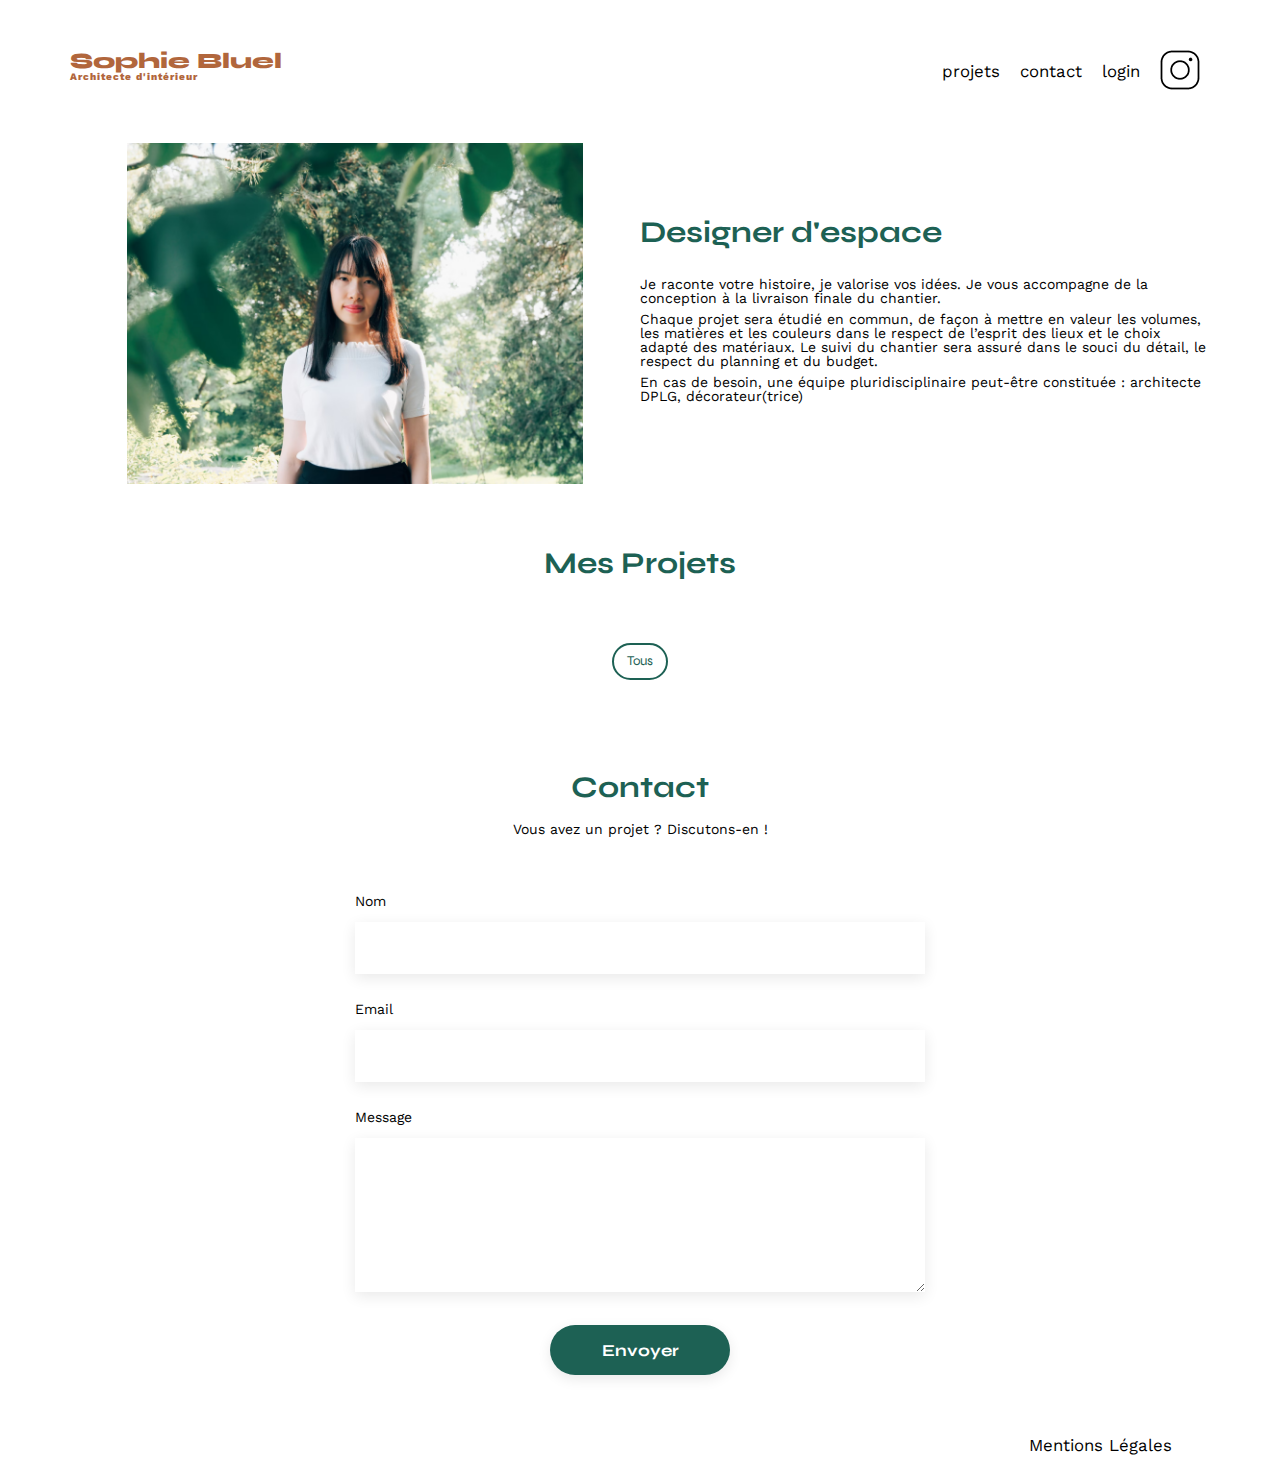
<file: index.html>
<!DOCTYPE html>
<html lang="fr">
  <head>
    <meta charset="UTF-8" />
    <title>Sophie Bluel - Architecte d'intérieur</title>
    <meta name="viewport" content="width=device-width, initial-scale=1.0" />
    <link rel="preconnect" href="https://fonts.googleapis.com" />
    <link rel="preconnect" href="https://fonts.gstatic.com" crossorigin />
    <link
      href="https://fonts.googleapis.com/css2?family=Syne:wght@700;800&family=Work+Sans&display=swap"
      rel="stylesheet"
    />
    <link
      rel="stylesheet"
      href="https://cdnjs.cloudflare.com/ajax/libs/font-awesome/6.2.1/css/all.min.css"
      integrity="sha512-MV7K8+y+gLIBoVD59lQIYicR65iaqukzvf/nwasF0nqhPay5w/9lJmVM2hMDcnK1OnMGCdVK+iQrJ7lzPJQd1w=="
      crossorigin="anonymous"
      referrerpolicy="no-referrer"
    />
    <meta name="description" content="" />
    <link rel="stylesheet" href="./assets/style.css" />
    <script src="script.js" defer></script>
    <script src="modal_script.js" defer></script>
    <script src="login_script.js" defer></script>
  </head>
  <body>
    <div class="modal_nav" id="modal_nav" style="display: none">
      <p><i class="fa-regular fa-pen-to-square"></i>Mode Edition</p>
    </div>
    <header>
      <h1>Sophie Bluel <span>Architecte d'intérieur</span></h1>
      <nav>
        <ul>
          <a href="#portfolio"><li>projets</li></a>
          <a href="#contact"><li>contact</li></a>
          <a href="login.html"><li>login</li></a>
          <li><img src="./assets/icons/instagram.png" alt="Instagram" /></li>
        </ul>
      </nav>
    </header>
    <main>
      <section id="introduction">
        <div>
          <img src="./assets/images/sophie-bluel.png" alt="" />
        </div>
        <article>
          <h2>Designer d'espace</h2>
          <p>
            Je raconte votre histoire, je valorise vos idées. Je vous accompagne
            de la conception à la livraison finale du chantier.
          </p>
          <p>
            Chaque projet sera étudié en commun, de façon à mettre en valeur les
            volumes, les matières et les couleurs dans le respect de l’esprit
            des lieux et le choix adapté des matériaux. Le suivi du chantier
            sera assuré dans le souci du détail, le respect du planning et du
            budget.
          </p>
          <p>
            En cas de besoin, une équipe pluridisciplinaire peut-être constituée
            : architecte DPLG, décorateur(trice)
          </p>
        </article>
      </section>
      <section id="portfolio">
        <div class="modal_title" id="insert_modal">
          <h2 class="portfolio_title">Mes Projets</h2>
        </div>
        <aside id="modal1" class="modal" style="display: none">
          <div class="modal_wrapper modal_stop">
            <a class="modal_close" href=""><i class="fa-solid fa-xmark"></i></a>
            <div id="modal_gallery_photo">
              <h2 class="modal_title">Galerie photo</h2>
              <div class="modal_gallery" id="modal_gallery"></div>
              <p id="deleted" class="inactive">Votre photo à été supprimée</p>
              <hr />
              <button id="open_modal_ajout">Ajouter une photo</button>
            </div>
            <div id="modal_ajout_photo" style="display: none">
              <a class="modal_return"><i class="fa-solid fa-arrow-left"></i></a>
              <h2 class="modal_title">Ajout photo</h2>
              <form class="modal_form" id="modal_form" action="">
                <div class="modal_img">
                  <div id="modal_img_hide">
                    <i class="fa-regular fa-image"></i>
                    <label id="modal_img_btn">
                      + Ajouter photo
                      <input
                        type="file"
                        name="image"
                        id="modal_input_img"
                        accept="image/png, image/jpeg"
                        required
                      />
                    </label>
                    <p>jpg,png : 4mo max</p>
                  </div>
                  <div id="modal_display_img"></div>
                </div>
                <div class="form_input_titles">
                  <p>Titre</p>
                  <input
                    class="modal_form_inputs"
                    value=""
                    type="text"
                    name="title"
                    id="modal_input_title"
                    required
                  />
                </div>
                <div class="form_input_titles">
                  <p>Catégorie</p>
                  <select
                    class="modal_form_inputs"
                    id="modal_input_categories"
                    name="category"
                  >
                    <option value=""></option>
                  </select>
                </div>
                <hr />
                <p id="added" class="inactive">Votre photo à été ajouté!</p>
                <button id="modal_form_submit" type="submit">Valider</button>
              </form>
            </div>
          </div>
        </aside>
        <div class="filters active" id="filters">
          <button id="all">Tous</button>
        </div>
        <div class="gallery" id="gallery"></div>
      </section>
      <section id="contact">
        <h2>Contact</h2>
        <p>Vous avez un projet ? Discutons-en !</p>
        <form action="#" method="post">
          <label for="name">Nom</label>
          <input type="text" name="name" id="name" />
          <label for="email">Email</label>
          <input type="email" name="email" id="email" />
          <label for="message">Message</label>
          <textarea name="message" id="message" cols="30" rows="10"></textarea>
          <input type="submit" value="Envoyer" />
        </form>
      </section>
    </main>

    <footer>
      <nav>
        <ul>
          <li>Mentions Légales</li>
        </ul>
      </nav>
    </footer>
  </body>
</html>
</file>
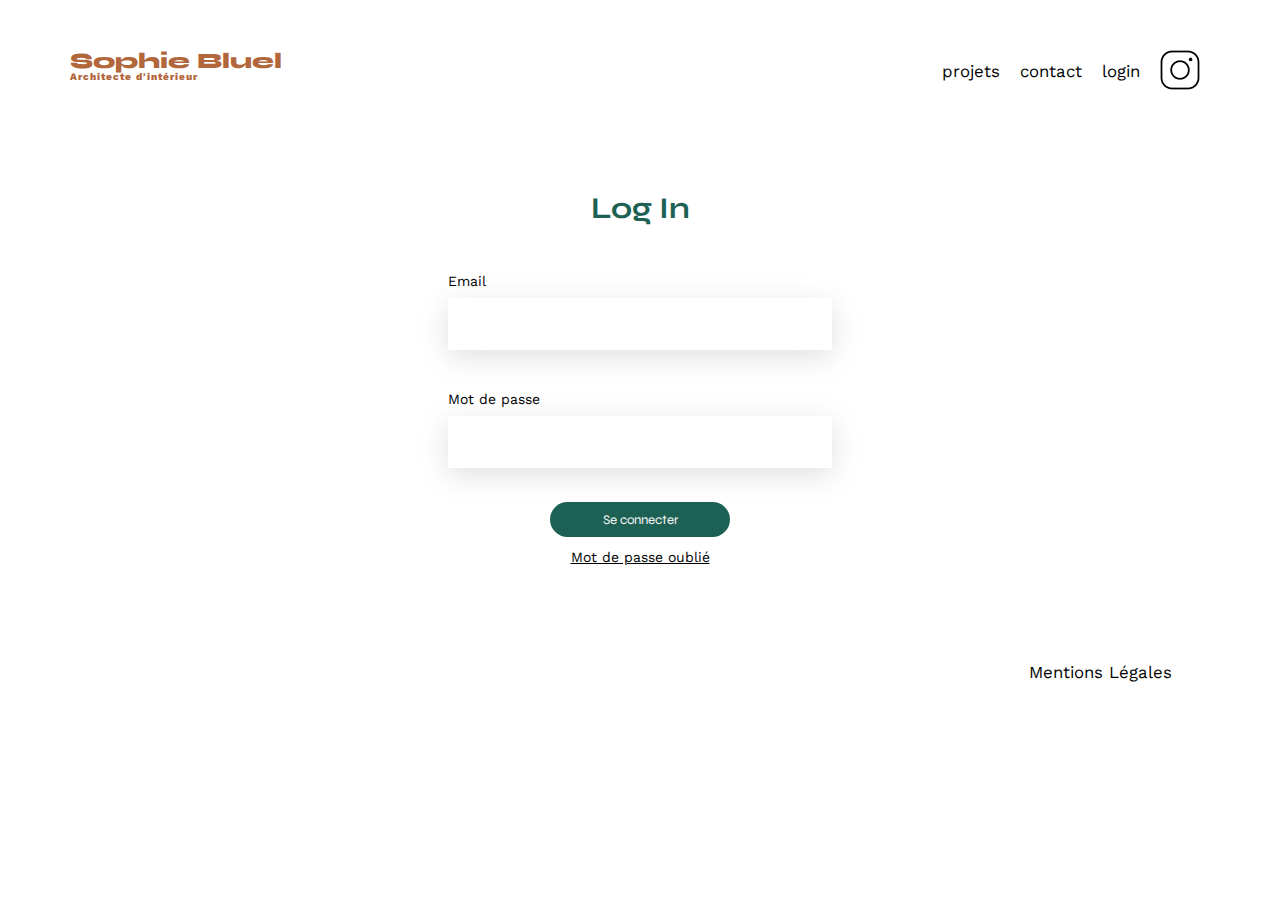
<file: login.html>
<!DOCTYPE html>
<html lang="en">
  <head>
    <meta charset="UTF-8" />
    <meta name="viewport" content="width=device-width, initial-scale=1.0" />
    <link rel="preconnect" href="https://fonts.googleapis.com" />
    <link rel="preconnect" href="https://fonts.gstatic.com" crossorigin />
    <link
      href="https://fonts.googleapis.com/css2?family=Syne:wght@700;800&family=Work+Sans&display=swap"
      rel="stylesheet"
    />
    <meta name="description" content="" />
    <link rel="stylesheet" href="./assets/style.css" />
    <script src="login_script.js" defer></script>
    <title>Sophie Bluel - Architecte d'intérieur - Login</title>
  </head>
  <body>
    <header>
      <h1>Sophie Bluel <span>Architecte d'intérieur</span></h1>
      <nav>
        <ul>
          <a href="index.html"><li>projets</li></a>
          <li href="index.html #contact">contact</li>
          <li>login</li>
          <li><img src="./assets/icons/instagram.png" alt="Instagram" /></li>
        </ul>
      </nav>
    </header>
    <section class="login">
      <h2 class="login__title">Log In</h2>
      <form id="login">
        <div class="login__inputs">
          <p>Email</p>
          <input id="email" type="email" required />
        </div>
        <div class="login__inputs">
          <p>Mot de passe</p>
          <input id="password" type="password" required />
        </div>
        <p id="error" class="inactive">
          Erreur dans l’identifiant ou le mot de passe
        </p>
        <button type="submit">Se connecter</button>
      </form>
      <a href="">Mot de passe oublié</a>
    </section>
    <footer>
      <nav>
        <ul>
          <li>Mentions Légales</li>
        </ul>
      </nav>
    </footer>
  </body>
</html>
</file>
<file: assets/style.css>
/* http://meyerweb.com/eric/tools/css/reset/
   v2.0 | 20110126
   License: none (public domain)
*/

html,
body,
div,
span,
applet,
object,
iframe,
h1,
h2,
h3,
h4,
h5,
h6,
p,
blockquote,
pre,
a,
abbr,
acronym,
address,
big,
cite,
code,
del,
dfn,
em,
img,
ins,
kbd,
q,
s,
samp,
small,
strike,
strong,
sub,
sup,
tt,
var,
b,
u,
i,
center,
dl,
dt,
dd,
ol,
ul,
li,
fieldset,
form,
label,
legend,
table,
caption,
tbody,
tfoot,
thead,
tr,
th,
td,
article,
aside,
canvas,
details,
embed,
figure,
figcaption,
footer,
header,
hgroup,
menu,
nav,
output,
ruby,
section,
summary,
time,
mark,
audio,
video {
  margin: 0;
  padding: 0;
  border: 0;
  font-size: 100%;
  font: inherit;
  vertical-align: baseline;
}
/* HTML5 display-role reset for older browsers */
article,
aside,
details,
figcaption,
figure,
footer,
header,
hgroup,
menu,
nav,
section {
  display: block;
}
body {
  line-height: 1;
}
ol,
ul {
  list-style: none;
}
blockquote,
q {
  quotes: none;
}
blockquote:before,
blockquote:after,
q:before,
q:after {
  content: "";
  content: none;
}
table {
  border-collapse: collapse;
  border-spacing: 0;
}
/** end reset css**/
body {
  max-width: 1140px;
  margin: auto;
  font-family: "Work Sans";
  font-size: 14px;
}
header {
  display: flex;
  justify-content: space-between;
  margin: 50px 0;
}
section {
  margin: 50px 0;
}

h1 {
  display: flex;
  flex-direction: column;
  font-family: "Syne";
  font-size: 22px;
  font-weight: 800;
  color: #b1663c;
}

h1 > span {
  font-family: "Work Sans";
  font-size: 10px;
  letter-spacing: 0.1em;
}

h2 {
  font-family: "Syne";
  font-weight: 700;
  font-size: 30px;
  color: #1d6154;
}
nav ul {
  display: flex;
  align-items: center;
  list-style-type: none;
}
nav li {
  padding: 0 10px;
  font-size: 1.2em;
}

li:hover {
  color: #b1663c;
}
#introduction {
  display: flex;
  align-items: center;
}
#introduction div {
  display: block;
  flex: 1;
}
#introduction img {
  display: block;
  margin: auto;
  width: 80%;
}

#introduction article {
  flex: 1;
}
#introduction h2 {
  margin-bottom: 1em;
}

#introduction p {
  margin-bottom: 0.5em;
}
#portfolio h2 {
  text-align: center;
}

.portfolio_title {
  margin-bottom: 1em;
}

.gallery {
  width: 100%;
  display: grid;
  grid-template-columns: 1fr 1fr 1fr;
  grid-column-gap: 20px;
  grid-row-gap: 20px;
}

.gallery img {
  width: 100%;
}

/* classes for filter function */

.inactive {
  display: none;
}

.active {
  visibility: visible;
}

#contact {
  width: 50%;
  margin: auto;
}
#contact > * {
  text-align: center;
}
#contact h2 {
  margin-bottom: 20px;
}
#contact form {
  text-align: left;
  margin-top: 30px;
  display: flex;
  flex-direction: column;
}

#contact input {
  height: 50px;
  font-size: 1.2em;
  border: none;
  box-shadow: 0px 4px 14px rgba(0, 0, 0, 0.09);
}
#contact label {
  margin: 2em 0 1em 0;
}
#contact textarea {
  border: none;
  box-shadow: 0px 4px 14px rgba(0, 0, 0, 0.09);
}

input[type="submit"] {
  font-family: "Syne";
  font-weight: 700;
  color: white;
  background-color: #1d6154;
  margin: 2em auto;
  width: 180px;
  text-align: center;
  border-radius: 60px;
}

footer nav ul {
  display: flex;
  justify-content: flex-end;
  margin: 2em;
}

a {
  text-decoration: none;
  color: black;
}

/* filters */

.filters {
  display: flex;
  flex-direction: row;
  justify-content: center;
  margin-bottom: 2.5em;
}

.filters button {
  background-color: white;
  color: #1d6154;
  font-family: "syne";
  height: 37px;
  border: solid 2px #1d6154;
  border-radius: 60px;
  padding-left: 1em;
  padding-right: 1em;
  margin: 0.5em;
  text-decoration: none;
  outline: none;
  cursor: pointer;
}

.filters button:focus {
  background-color: #1d6154;
  color: whitesmoke;
  text-decoration: none;
  border: 0;
  outline: none;
}

/* login page content */

.login {
  display: flex;
  flex-direction: column;
  justify-content: center;
  align-items: center;
  margin-top: 100px;
  margin-bottom: 100px;
}

.login form {
  display: flex;
  flex-direction: column;
  justify-content: center;
  align-items: center;
}

.login__title {
  padding-bottom: 1em;
}

.login input {
  width: 380px;
  height: 50px;
  box-shadow: rgba(100, 100, 111, 0.2) 0px 7px 29px 0px;
  border: none;
  outline: none;
  font-family: "work sans";
}

.login__input--error {
  border: 2px solid red;
}

.login__inputs {
  padding: 1.5em;
}

.login__inputs p {
  margin-bottom: 10px;
}

.login button {
  background-color: #1d6154;
  color: whitesmoke;
  text-decoration: none;
  border: 0;
  width: 180px;
  height: 35px;
  border-radius: 60px;
  font-family: "syne";
  margin: 1em;
  cursor: pointer;
  margin-left: auto;
  margin-right: auto;
}

.login a {
  color: black;
  text-decoration: underline;
}

#error {
  color: red;
}

/* modal */
.modal_nav {
  width: 100%;
  color: white;
  background-color: black;
  padding-top: 1.5em;
  height: 40px;
  text-align: center;
}

.modal_nav i {
  padding-right: 0.5em;
}

.modal_title {
  display: flex;
  justify-content: center;
}

.modal_title a {
  padding-top: 0.5em;
  padding-left: 2em;
}

.modal_title i {
  padding-right: 0.3em;
}

.modal {
  position: fixed;
  display: flex;
  align-items: center;
  justify-content: center;
  top: 0;
  left: 0;
  width: 100%;
  height: 100%;
  background: rgba(0, 0, 0, 0.6);
}

.modal_wrapper {
  width: 600px;
  background-color: white;
  border-radius: 10px;
}

.modal_title {
  display: flex;
  justify-content: center;
  font-family: inherit;
  color: black;
  font-weight: lighter;
  padding-top: 1em;
  padding-bottom: 2em;
}

.modal_close {
  display: flex;
  justify-content: right;
  padding-right: 2em;
  padding-top: 1em;
}

.modal_gallery {
  display: grid;
  grid-template-columns: 84px 84px 84px 84px 84px;
  margin-left: 6.2em;
}

.modal_gallery article {
  padding: 0;
  margin: 0;
  width: 75px;
  height: 100px;
  padding-bottom: 2em;
}

.modal_gallery img {
  width: 75px;
  height: 100px;
  padding: 0;
  margin: 0;
  position: fixed;
}

.modal_delete_icon {
  position: relative;
  top: 5px;
  left: 50px;
  font-size: 10px;
  display: flex;
  width: 17px;
  height: 17px;
  color: white;
  background-color: black;
  align-items: center;
  border-radius: 2px;
  cursor: pointer;
}

.modal_delete_icon i {
  padding-left: 3.7px;
}

.modal_wrapper button {
  align-items: center;
  justify-content: center;
  background-color: #1d6154;
  color: whitesmoke;
  border: 0;
  font-family: "syne";
  height: 37px;
  border-radius: 60px;
  padding-left: 4em;
  padding-right: 4em;
  margin-top: 1em;
  text-decoration: none;
  outline: none;
  cursor: pointer;
  margin-left: 13.5em;
  margin-bottom: 2em;
}

.modal_wrapper hr {
  width: 420px;
  height: 1.5px;
  background-color: #b3b3b3;
  margin-top: 2em;
  border: none;
  outline: none;
}

#deleted {
  color: red;
  text-align: center;
}

/* modal ajout photo */

.modal_return {
  padding-left: 1em;
  margin: 0;
  font-size: 20px;
  cursor: pointer;
}

.modal_form {
  display: flex;
  flex-direction: column;
  justify-content: center;
  align-items: center;
}

.modal_img {
  width: 420px;
  background-color: aliceblue;
  margin-bottom: 1.5em;
}

.modal_img i {
  font-size: 70px;
  color: #cbd6dc;
  display: flex;
  justify-content: center;
  align-items: center;
  padding-top: 20px;
  padding-bottom: 10px;
}

#modal_img_btn {
  display: flex;
  flex-direction: column;
  padding: 0;
  padding-left: 2.25em;
  padding-top: 1em;
  padding-bottom: 0;
  margin-left: auto;
  margin-right: auto;
  width: 145px;
  height: 30px;
  border-radius: 50px;
  background-color: #cbd6dc;
  color: #306685;
  font-weight: bold;
  cursor: pointer;
}

.modal_img p {
  display: flex;
  justify-content: center;
  align-items: center;
  padding-top: 1em;
  padding-bottom: 20px;
  font-size: 10px;
}

#modal_img_btn input {
  visibility: collapse;
}

#modal_display_img {
  display: flex;
  justify-content: center;
}

#modal_display_img img {
  width: 130px;
  height: 200px;
}

.form_input_titles p {
  padding-top: 1em;
  padding-bottom: 0.5em;
}

.modal_form_inputs {
  width: 420px;
  height: 50px;
  box-shadow: rgba(100, 100, 111, 0.2) 0px 7px 29px 0px;
  border: none;
  outline: none;
  font-family: "work sans";
}

#modal_form_submit {
  margin: 0;
  width: 230px;
  background-color: #a7a7a7;
  margin-top: 2em;
  margin-bottom: 3em;
}

#added {
  color: black;
}
</file>
